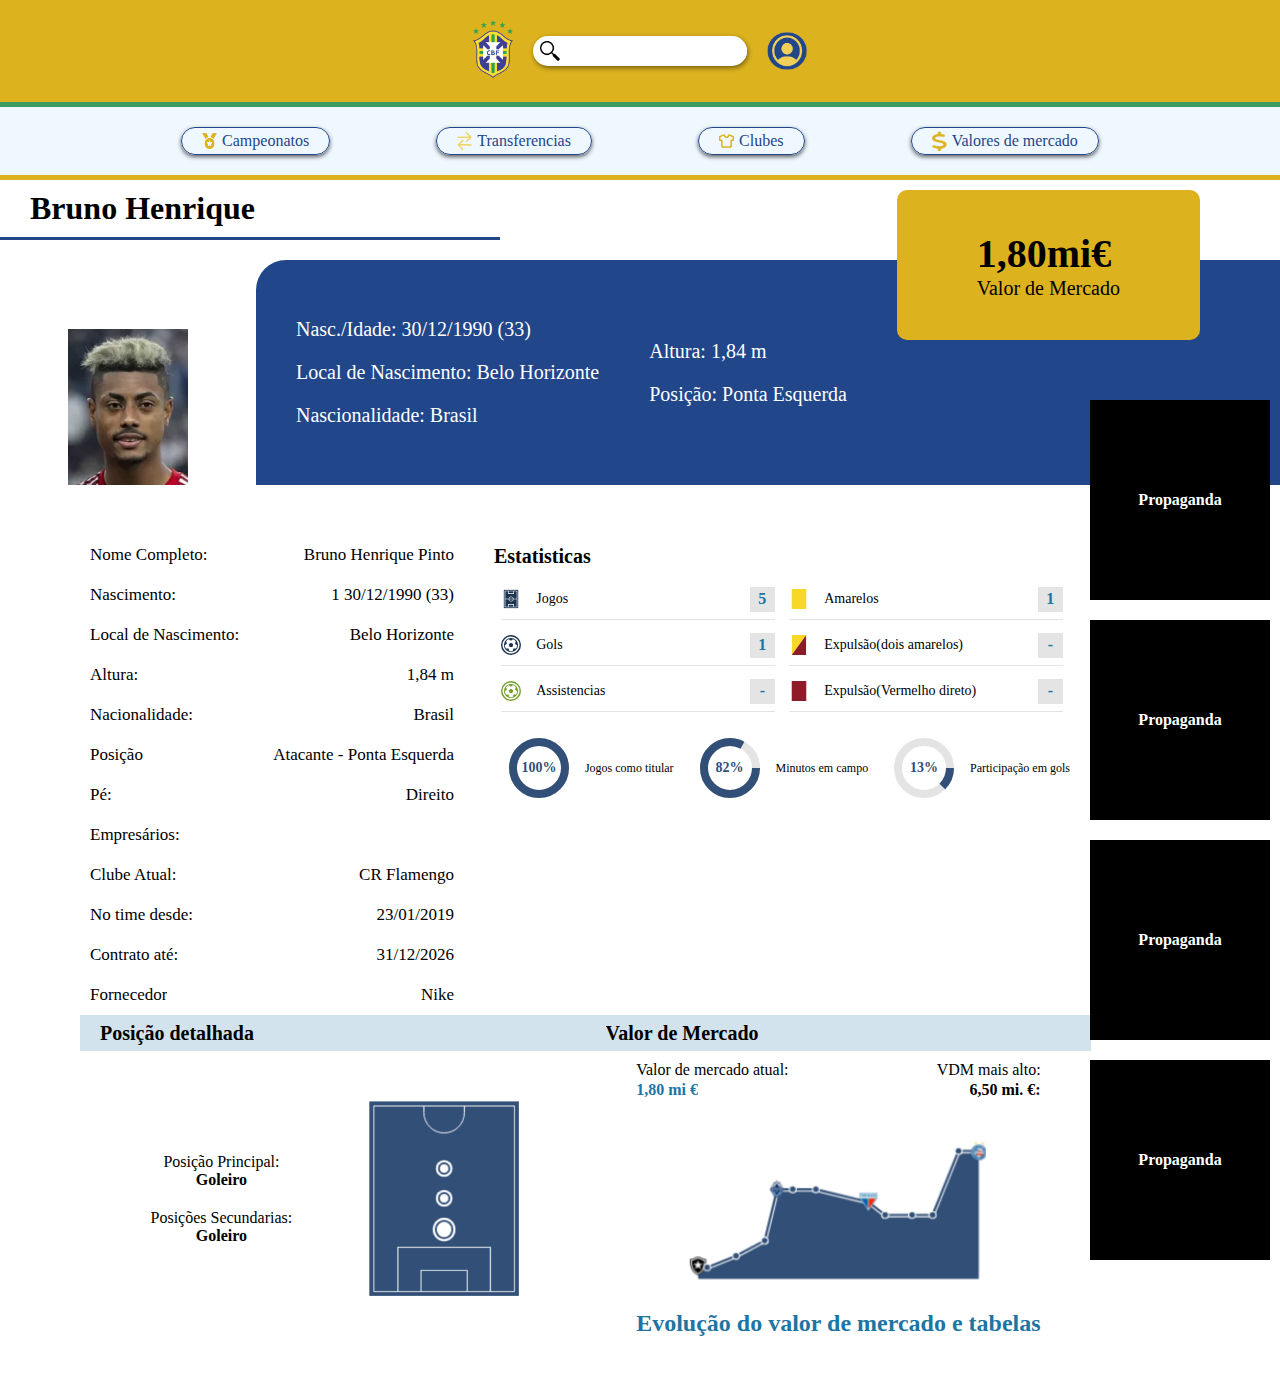
<file: indexbrunohenrique.html>
<!DOCTYPE html>
<html lang="en">

<head>
    <meta charset="UTF-8">
    <meta http-equiv="X-UA-Compatible" content="IE=edge">
    <meta name="viewport" content="width=device-width, initial-scale=1.0">
    <link rel="stylesheet" href="/Assets/css/style.css" />
    <title>Nome do site</title>
</head>

<body>
    <header id="cabecalho">
        <div class="header">
            <div class="img_brasil">
                <img src="/Assets/img/logo_brasil.png" width="40px" />
            </div>
            <div class="pesquisa">
                <div class="img_lupa">
                    <img src="/Assets/img/lupa.png" width="20px" />
                </div>
                <input id="pesquisa_header" type="text" />
            </div>
            <div class="icon_perfil">
                <img src="./Assets/img/icon-perf.png" width="40px" />
            </div>
        </div>
        <div class="menu">
            <nav>
                <div class="menu_links">
                    <a href="">
                        <img src="/Assets/img/medalha.png" width="15px" />
                        <p>Campeonatos</p>
                    </a>
                    <a href="">
                        <img src="/Assets/img/setas.png" width="15px" />
                        <p>Transferencias</p>
                    </a>
                    <a href="">
                        <img src="/Assets/img/camisa.png" width="15px" />
                        <p>Clubes</p>
                    </a>
                    <a href="">
                        <img src="/Assets/img/cifra.png" width="15px" />
                        <p>Valores de mercado</p>
                    </a>
                </div>
            </nav>
        </div>

    </header>
    <div class="nome_player">
        <h1 id="nome_jogador">Bruno Henrique</h1>
        <div class="reta_azul"></div>
    </div>

    <div class="info_player">
        <div class="img_player">
            <img src="/Assets/img/brunohenrique.png" width="120px" />
        </div>
        <div class="infos_jogador">
            <div class="info_text">
                <div class="info_jog1">
                    <p>Nasc./Idade: 30/12/1990 (33)</p>
                    <p>Local de Nascimento: Belo Horizonte</p>
                    <p>Nascionalidade: Brasil</p>
                </div>
                <div class="info_jog1">
                    <p>Altura: 1,84 m</p>
                    <p>Posição: Ponta Esquerda </p>
                </div>
            </div>
            <div class="valor_jogador">
                <h1> 1,80mi€</h1>
                <p>Valor de Mercado</p>
            </div>
        </div>
    </div>
    <main class="informacoes">
        <div class="stats_player">
            <div class="info_stats_player">
                <div class="full_info_player">
                    <div class="info1">
                        <p>Nome Completo:</p>
                        <p>
                            Bruno Henrique Pinto</p>
                    </div>
                    <div class="info1">
                        <p>Nascimento:</p>
                        <p>1
                            30/12/1990 (33)</p>
                    </div>
                    <div class="info1">
                        <p>Local de Nascimento:</p>
                        <p>
                            Belo Horizonte </p>
                    </div>
                    <div class="info1">
                        <p>Altura:</p>
                        <p>
                            1,84 m</p>
                    </div>
                    <div class="info1">
                        <p>Nacionalidade:</p>
                        <p>Brasil</p>
                    </div>
                    <div class="info1">
                        <p>Posição</p>
                        <p>
                            Atacante - Ponta Esquerda</p>
                    </div>
                    <div class="info1">
                        <p>Pé:</p>
                        <p>Direito</p>
                    </div>
                    <div class="info1">
                        <p>Empresários:</p>
                        <p>
                            </p>
                    </div>
                    <div class="info1">
                        <p>Clube Atual:</p>
                        <p>CR Flamengo</p>
                    </div>
                    <div class="info1">
                        <p>No time desde:</p>
                        <p>
                            23/01/2019</p>
                    </div>
                    <div class="info1">
                        <p>Contrato até:</p>
                        <p>
                            31/12/2026</p>
                    </div>
                    <div class="info1">
                        <p>Fornecedor</p>
                        <p>Nike</p>
                    </div>
                </div>
                <div class="full_stats_player">
                    <h1 id="txt">Estatisticas</h1>
                    <div class="estatisticas">
                        <div class="p1">
                            <div class="p1a1">
                                <div class="jogos">
                                    <img src="/Assets/img/campo.svg" width="20px" height="20px">
                                    <p>Jogos</p>
                                </div>
                                <div class="jogos-value">
                                    <p>5</p>
                                </div>
                            </div>
                            <div class="p1a1">
                                <div class="jogos">
                                    <img src="/Assets/img/gol.svg" width="20px" height="20px" />
                                    <p>Gols</p>
                                </div>
                                <div class="jogos-value">1</div>
                            </div>
                            <div class="p1a1">
                                <div class="jogos">
                                    <img src="/Assets/img/assistencia.svg" width="20px" height="20px" />
                                    <p>Assistencias</p>
                                </div>
                                <div class="jogos-value">-</div>
                            </div>
                        </div>
                        <div class="p2">
                            <div class="p1a1">
                                <div class="jogos">
                                    <img src="/Assets/img/amarelo.svg" width="20px" height="20px" />
                                    <p>Amarelos</p>
                                </div>
                                <div class="jogos-value">1</div>
                            </div>
                            <div class="p1a1">
                                <div class="jogos">
                                    <img src="/Assets/img/vermelho.svg" width="20px" height="20px" />
                                    <p>Expulsão(dois amarelos)</p>
                                </div>
                                <div class="jogos-value">-</div>
                            </div>
                            <div class="p1a1">
                                <div class="jogos">
                                    <img src="/Assets/img/vermelho direto.svg" width="20px" height="20px" />
                                    <p>Expulsão(Vermelho direto)</p>
                                </div>
                                <div class="jogos-value">-</div>
                            </div>
                        </div>
                    </div>
                    <div class="freq_stats">
                        <div class="c1">
                            <svg class="pos-circle" width="60" height="60" viewBox="0 0 60 60">
                                <circle cx="30" cy="30" r="26" fill="none" stroke="#e4e4e4" stroke-width="8"></circle>
                                <circle cx="30" cy="30" r="26" fill="none" stroke="#314f77" stroke-width="8"
                                    stroke-dasharray="163.3628" stroke-dashoffset="0"></circle>
                            </svg>
                            <div class="value-circle">100%</div>
                        </div>
                        <p>Jogos como titular</p>
                        <div class="c1">
                            <svg class="pos-circle" width="60" height="60" viewBox="0 0 60 60">
                                <circle cx="30" cy="30" r="26" fill="none" stroke="#e4e4e4" stroke-width="8"></circle>
                                <circle cx="30" cy="30" r="26" fill="none" stroke="#314f77" stroke-width="8"
                                    stroke-dasharray="163.3628" stroke-dashoffset="28.67925026877083"></circle>
                            </svg>
                            <div class="value-circle">82%</div>
                        </div>
                        <p>Minutos em campo</p>
                        <div class="c1">
                            <svg class="pos-circle" width="60" height="60" viewBox="0 0 60 60">
                                <circle cx="30" cy="30" r="26" fill="none" stroke="#e4e4e4" stroke-width="8"></circle>
                                <circle cx="30" cy="30" r="26" fill="none" stroke="#314f77" stroke-width="8"
                                    stroke-dasharray="163.3628" stroke-dashoffset="142.9424657383356"></circle>
                            </svg>
                            <div class="value-circle">13%</div>
                        </div>
                        <p>Participação em gols</p>
                    </div>
                </div>
            </div>
        </div>
        <div class="position_player">
            <div class="detalhe">
                <div class="header-pos">
                    <h1 class="title-pos">Posição detalhada</h1>
                </div>
                <div class="info-pos">
                    <div class="txt-pos">
                        <div class="txt1">
                            <p>Posição Principal:</p>
                            <p class="ne">Goleiro</p>
                        </div>
                        <div class="txt2">
                            <p class="ma">Posições Secundarias:</p>
                            <p class="ne">Goleiro</p>
                            <p class="ne"></p>
                        </div>

                    </div>
                    <div class="img-pos">
                        <img src="/Assets/img/CAMPINHO.png" width="150px
                        " />
                    </div>
                </div>

            </div>
            <div class="mercado">
                <div class="header-pos">
                    <h1 class="title-pos">Valor de Mercado</h1>
                </div>
                <div class="pos-title">
                    <div class="pts">
                        <div class="pt">
                            <p style="margin-top: 10px;">Valor de mercado atual:</p>
                            <p style="margin-top: 10px;">VDM mais alto:</p>
                        </div>
                        <div class="pt">
                            <p style="color:#1D75A3; font-weight: bold; margin-top: 2px;">1,80 mi €</p>
                            <p style="font-weight: bold; margin-top: 2px;">6,50 mi. €:</p>
                        </div>
                    </div>

                </div>
                <div class="mercado-img">
                    <img src="/Assets/img/montanha.png" width="300px" />
                    <h3>Evolução do valor de mercado e tabelas</h3>
                </div>

            </div>
        </div>

        <div class="propagandas">
            <div class="prop1">Propaganda</div>
            <div class="prop2">Propaganda</div>
            <div class="prop3">Propaganda</div>
            <div class="prop4">Propaganda</div>
        </div>
    </main>



</body>

</html>
</file>
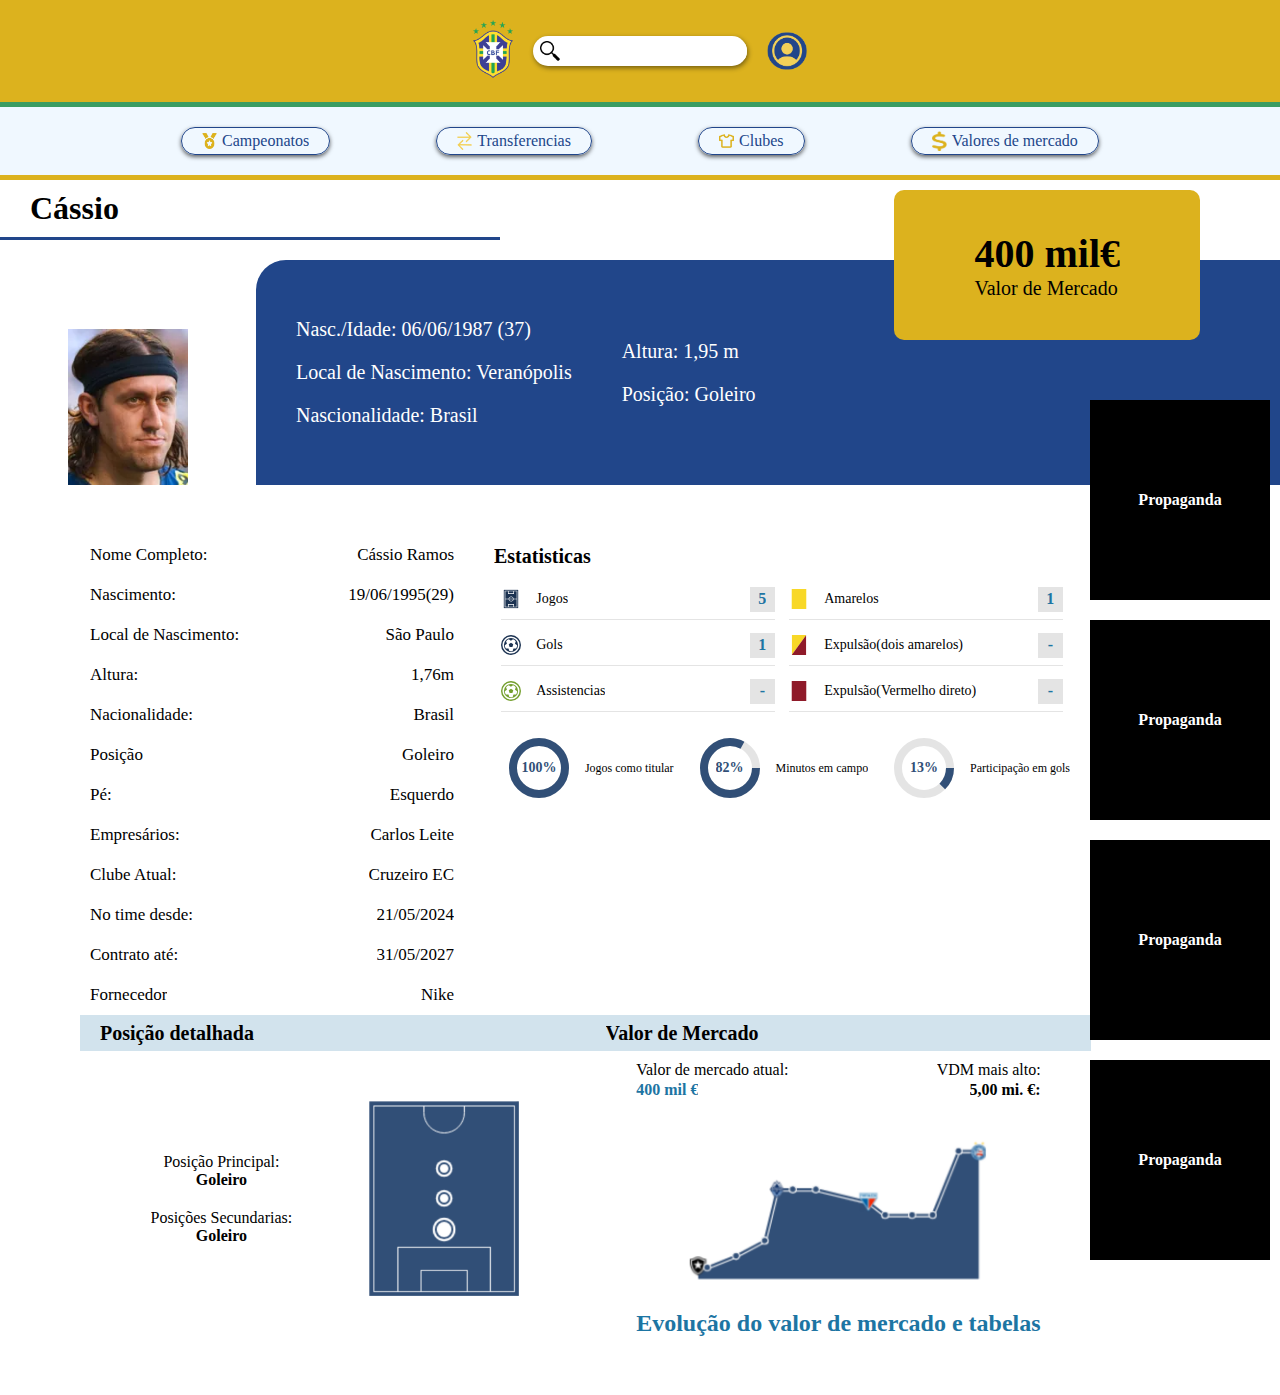
<file: indexcassio.html>
<!DOCTYPE html>
<html lang="en">

<head>
    <meta charset="UTF-8">
    <meta http-equiv="X-UA-Compatible" content="IE=edge">
    <meta name="viewport" content="width=device-width, initial-scale=1.0">
    <link rel="stylesheet" href="/Assets/css/style.css" />
    <title>Nome do site</title>
</head>

<body>
    <header id="cabecalho">
        <div class="header">
            <div class="img_brasil">
                <img src="/Assets/img/logo_brasil.png" width="40px" />
            </div>
            <div class="pesquisa">
                <div class="img_lupa">
                    <img src="/Assets/img/lupa.png" width="20px" />
                </div>
                <input id="pesquisa_header" type="text" />
            </div>
            <div class="icon_perfil">
                <img src="./Assets/img/icon-perf.png" width="40px" />
            </div>
        </div>
        <div class="menu">
            <nav>
                <div class="menu_links">
                    <a href="">
                        <img src="/Assets/img/medalha.png" width="15px" />
                        <p>Campeonatos</p>
                    </a>
                    <a href="">
                        <img src="/Assets/img/setas.png" width="15px" />
                        <p>Transferencias</p>
                    </a>
                    <a href="">
                        <img src="/Assets/img/camisa.png" width="15px" />
                        <p>Clubes</p>
                    </a>
                    <a href="">
                        <img src="/Assets/img/cifra.png" width="15px" />
                        <p>Valores de mercado</p>
                    </a>
                </div>
            </nav>
        </div>

    </header>
    <div class="nome_player">
        <h1 id="nome_jogador">Cássio</h1>
        <div class="reta_azul"></div>
    </div>

    <div class="info_player">
        <div class="img_player">
            <img src="/Assets/img/cassio.png" width="120px" />
        </div>
        <div class="infos_jogador">
            <div class="info_text">
                <div class="info_jog1">
                    <p>Nasc./Idade: 06/06/1987 (37)</p>
                    <p>Local de Nascimento: Veranópolis</p>
                    <p>Nascionalidade: Brasil</p>
                </div>
                <div class="info_jog1">
                    <p>Altura: 1,95 m</p>
                    <p>Posição: Goleiro </p>
                </div>
            </div>
            <div class="valor_jogador">
                <h1>400 mil€</h1>
                <p>Valor de Mercado</p>
            </div>
        </div>
    </div>
    <main class="informacoes">
        <div class="stats_player">
            <div class="info_stats_player">
                <div class="full_info_player">
                    <div class="info1">
                        <p>Nome Completo:</p>
                        <p>Cássio Ramos</p>
                    </div>
                    <div class="info1">
                        <p>Nascimento:</p>
                        <p>19/06/1995(29)</p>
                    </div>
                    <div class="info1">
                        <p>Local de Nascimento:</p>
                        <p>São Paulo</p>
                    </div>
                    <div class="info1">
                        <p>Altura:</p>
                        <p>1,76m</p>
                    </div>
                    <div class="info1">
                        <p>Nacionalidade:</p>
                        <p>Brasil</p>
                    </div>
                    <div class="info1">
                        <p>Posição</p>
                        <p>Goleiro</p>
                    </div>
                    <div class="info1">
                        <p>Pé:</p>
                        <p>Esquerdo</p>
                    </div>
                    <div class="info1">
                        <p>Empresários:</p>
                        <p>
                            Carlos Leite</p>
                    </div>
                    <div class="info1">
                        <p>Clube Atual:</p>
                        <p>Cruzeiro EC</p>
                    </div>
                    <div class="info1">
                        <p>No time desde:</p>
                        <p>
                            21/05/2024</p>
                    </div>
                    <div class="info1">
                        <p>Contrato até:</p>
                        <p>31/05/2027</p>
                    </div>
                    <div class="info1">
                        <p>Fornecedor</p>
                        <p>Nike</p>
                    </div>
                </div>
                <div class="full_stats_player">
                    <h1 id="txt">Estatisticas</h1>
                    <div class="estatisticas">
                        <div class="p1">
                            <div class="p1a1">
                                <div class="jogos">
                                    <img src="/Assets/img/campo.svg" width="20px" height="20px">
                                    <p>Jogos</p>
                                </div>
                                <div class="jogos-value">
                                    <p>5</p>
                                </div>
                            </div>
                            <div class="p1a1">
                                <div class="jogos">
                                    <img src="/Assets/img/gol.svg" width="20px" height="20px" />
                                    <p>Gols</p>
                                </div>
                                <div class="jogos-value">1</div>
                            </div>
                            <div class="p1a1">
                                <div class="jogos">
                                    <img src="/Assets/img/assistencia.svg" width="20px" height="20px" />
                                    <p>Assistencias</p>
                                </div>
                                <div class="jogos-value">-</div>
                            </div>
                        </div>
                        <div class="p2">
                            <div class="p1a1">
                                <div class="jogos">
                                    <img src="/Assets/img/amarelo.svg" width="20px" height="20px" />
                                    <p>Amarelos</p>
                                </div>
                                <div class="jogos-value">1</div>
                            </div>
                            <div class="p1a1">
                                <div class="jogos">
                                    <img src="/Assets/img/vermelho.svg" width="20px" height="20px" />
                                    <p>Expulsão(dois amarelos)</p>
                                </div>
                                <div class="jogos-value">-</div>
                            </div>
                            <div class="p1a1">
                                <div class="jogos">
                                    <img src="/Assets/img/vermelho direto.svg" width="20px" height="20px" />
                                    <p>Expulsão(Vermelho direto)</p>
                                </div>
                                <div class="jogos-value">-</div>
                            </div>
                        </div>
                    </div>
                    <div class="freq_stats">
                        <div class="c1">
                            <svg class="pos-circle" width="60" height="60" viewBox="0 0 60 60">
                                <circle cx="30" cy="30" r="26" fill="none" stroke="#e4e4e4" stroke-width="8"></circle>
                                <circle cx="30" cy="30" r="26" fill="none" stroke="#314f77" stroke-width="8"
                                    stroke-dasharray="163.3628" stroke-dashoffset="0"></circle>
                            </svg>
                            <div class="value-circle">100%</div>
                        </div>
                        <p>Jogos como titular</p>
                        <div class="c1">
                            <svg class="pos-circle" width="60" height="60" viewBox="0 0 60 60">
                                <circle cx="30" cy="30" r="26" fill="none" stroke="#e4e4e4" stroke-width="8"></circle>
                                <circle cx="30" cy="30" r="26" fill="none" stroke="#314f77" stroke-width="8"
                                    stroke-dasharray="163.3628" stroke-dashoffset="28.67925026877083"></circle>
                            </svg>
                            <div class="value-circle">82%</div>
                        </div>
                        <p>Minutos em campo</p>
                        <div class="c1">
                            <svg class="pos-circle" width="60" height="60" viewBox="0 0 60 60">
                                <circle cx="30" cy="30" r="26" fill="none" stroke="#e4e4e4" stroke-width="8"></circle>
                                <circle cx="30" cy="30" r="26" fill="none" stroke="#314f77" stroke-width="8"
                                    stroke-dasharray="163.3628" stroke-dashoffset="142.9424657383356"></circle>
                            </svg>
                            <div class="value-circle">13%</div>
                        </div>
                        <p>Participação em gols</p>
                    </div>
                </div>
            </div>
        </div>
        <div class="position_player">
            <div class="detalhe">
                <div class="header-pos">
                    <h1 class="title-pos">Posição detalhada</h1>
                </div>
                <div class="info-pos">
                    <div class="txt-pos">
                        <div class="txt1">
                            <p>Posição Principal:</p>
                            <p class="ne">Goleiro</p>
                        </div>
                        <div class="txt2">
                            <p class="ma">Posições Secundarias:</p>
                            <p class="ne">Goleiro</p>
                            <p class="ne"></p>
                        </div>

                    </div>
                    <div class="img-pos">
                        <img src="/Assets/img/CAMPINHO.png" width="150px
                        " />
                    </div>
                </div>

            </div>
            <div class="mercado">
                <div class="header-pos">
                    <h1 class="title-pos">Valor de Mercado</h1>
                </div>
                <div class="pos-title">
                    <div class="pts">
                        <div class="pt">
                            <p style="margin-top: 10px;">Valor de mercado atual:</p>
                            <p style="margin-top: 10px;">VDM mais alto:</p>
                        </div>
                        <div class="pt">
                            <p style="color:#1D75A3; font-weight: bold; margin-top: 2px;">400 mil €</p>
                            <p style="font-weight: bold; margin-top: 2px;">5,00 mi. €:</p>
                        </div>
                    </div>

                </div>
                <div class="mercado-img">
                    <img src="/Assets/img/montanha.png" width="300px" />
                    <h3>Evolução do valor de mercado e tabelas</h3>
                </div>

            </div>
        </div>

        <div class="propagandas">
            <div class="prop1">Propaganda</div>
            <div class="prop2">Propaganda</div>
            <div class="prop3">Propaganda</div>
            <div class="prop4">Propaganda</div>
        </div>
    </main>



</body>

</html>
</file>
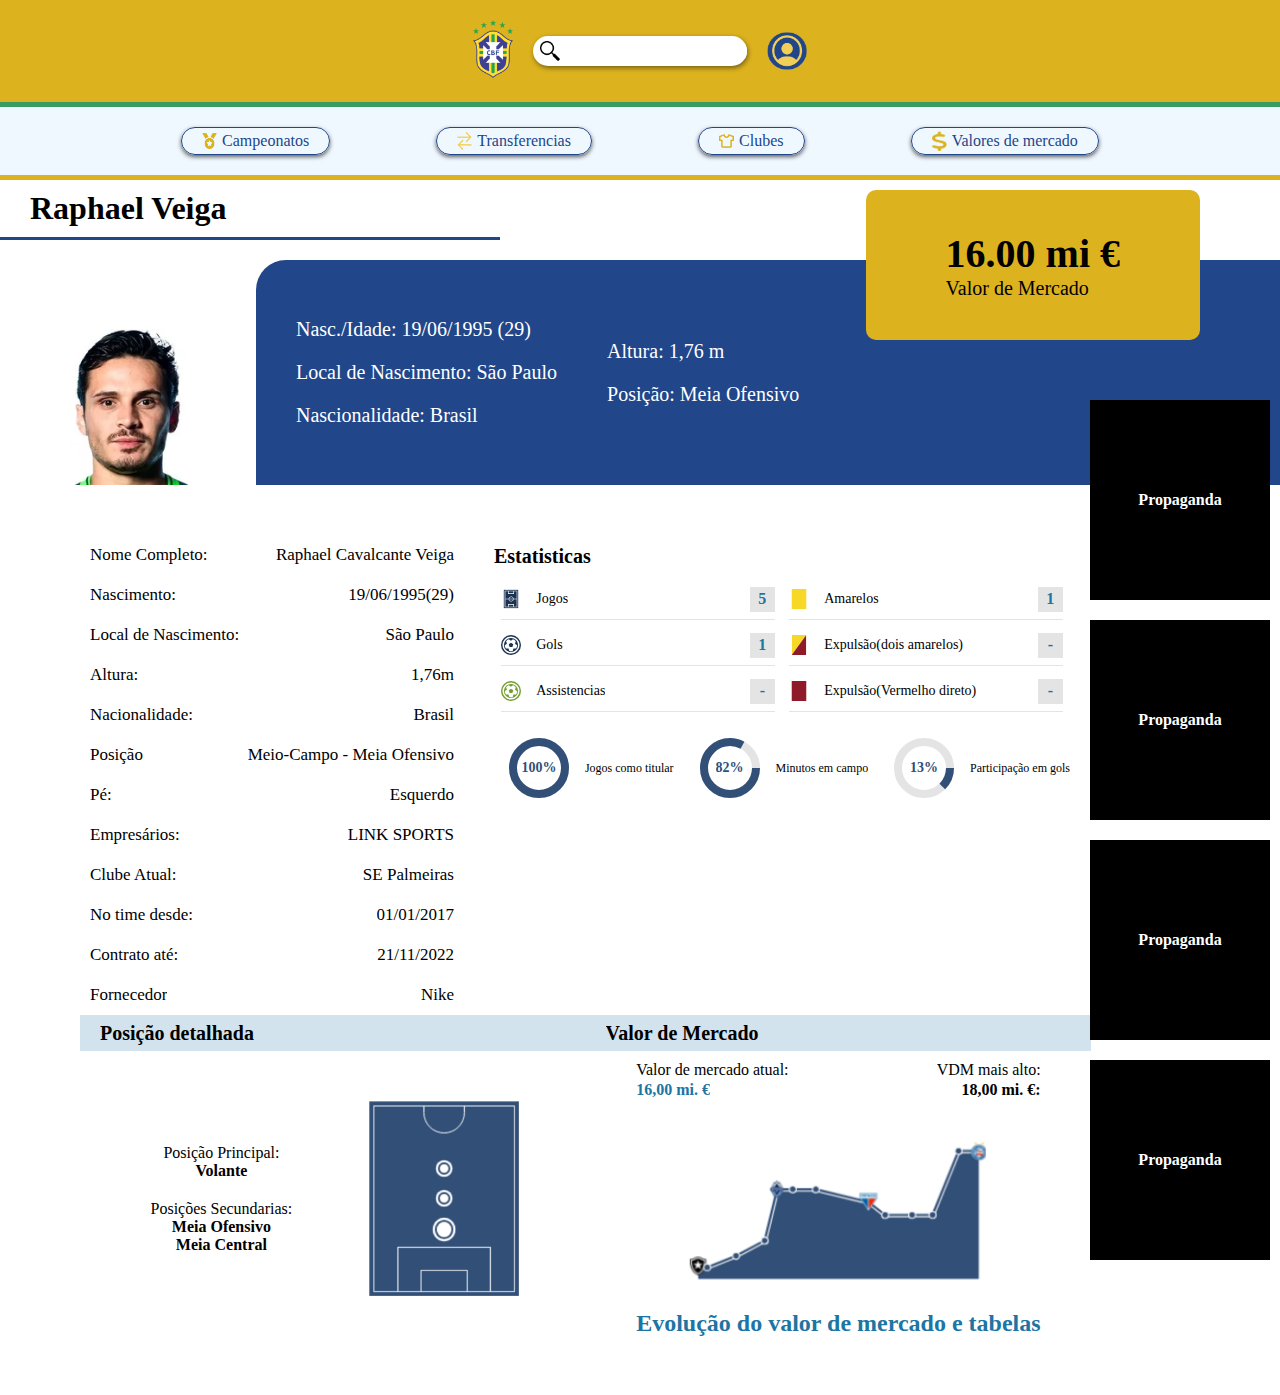
<file: indexraphaelveiga.html>
<!DOCTYPE html>
<html lang="en">
<head>
    <meta charset="UTF-8">
    <meta http-equiv="X-UA-Compatible" content="IE=edge">
    <meta name="viewport" content="width=device-width, initial-scale=1.0">
    <link rel="stylesheet" href="/Assets/css/style.css" />
    <title>Nome do site</title>
</head>
<body>
    <header id="cabecalho">
        <div class="header">
            <div class="img_brasil">
                <img src="/Assets/img/logo_brasil.png" width="40px" />
            </div>
            <div class="pesquisa">
                <div class="img_lupa">
                    <img src="/Assets/img/lupa.png" width="20px" />
                </div>
                <input id="pesquisa_header" type="text" />
            </div>
            <div class="icon_perfil">
                <img src="./Assets/img/icon-perf.png" width="40px" />
            </div>
        </div>
        <div class="menu">
            <nav>
                <div class="menu_links">
                    <a href="">
                        <img src="/Assets/img/medalha.png" width="15px"/>
                        <p>Campeonatos</p>
                    </a>
                    <a href="">
                        <img src="/Assets/img/setas.png" width="15px"/>
                       <p>Transferencias</p>
                    </a>
                    <a href="">
                        <img src="/Assets/img/camisa.png" width="15px"/>
                        <p>Clubes</p>
                    </a>
                    <a href="">
                        <img src="/Assets/img/cifra.png" width="15px"/>
                        <p>Valores de mercado</p>
                    </a>
                </div>
            </nav>
        </div>
        
    </header>
    <div class="nome_player">
        <h1 id="nome_jogador">Raphael Veiga</h1>
        <div class="reta_azul"></div>
    </div>

    <div class="info_player">
        <div class="img_player">
            <img src="/Assets/img/rafaelveiga.png" width="120px" />
        </div>
        <div class="infos_jogador">
            <div class="info_text">
                <div class="info_jog1">
                    <p>Nasc./Idade: 19/06/1995 (29)</p>
                    <p>Local de Nascimento: São Paulo</p>
                    <p>Nascionalidade: Brasil</p>
                </div>
                <div class="info_jog1">
                    <p>Altura: 1,76 m</p>
                    <p>Posição: Meia Ofensivo </p>
                </div>
            </div>
            <div class="valor_jogador">
                <h1>16.00 mi €</h1>
                <p>Valor de Mercado</p>
            </div>
        </div>
    </div>
    <main class="informacoes">
        <div class="stats_player">
            <div class="info_stats_player">
                <div class="full_info_player">
                <div class="info1">
                    <p>Nome Completo:</p>
                    <p>Raphael Cavalcante Veiga</p>
                </div>
                <div class="info1">
                    <p>Nascimento:</p>
                    <p>19/06/1995(29)</p>
                </div>
                <div class="info1">
                    <p>Local de Nascimento:</p>
                    <p>São Paulo</p>
                </div>
                <div class="info1">
                    <p>Altura:</p>
                    <p>1,76m</p>
                </div>
                <div class="info1">
                    <p>Nacionalidade:</p>
                    <p>Brasil</p>
                </div>
                <div class="info1">
                    <p>Posição</p>
                    <p>Meio-Campo - Meia Ofensivo</p>
                </div>
                <div class="info1">
                    <p>Pé:</p>
                    <p>Esquerdo</p>
                </div>
                <div class="info1">
                    <p>Empresários:</p>
                    <p>LINK SPORTS</p>
                </div>
                <div class="info1">
                    <p>Clube Atual:</p>
                    <p>SE Palmeiras</p>
                </div>
                <div class="info1">
                    <p>No time desde:</p>
                    <p>01/01/2017</p>
                </div>
                <div class="info1">
                    <p>Contrato até:</p>
                    <p>21/11/2022</p>
                </div>
                <div class="info1">
                    <p>Fornecedor</p>
                    <p>Nike</p>
                </div>
                </div>
                <div class="full_stats_player">
                    <h1 id="txt">Estatisticas</h1>
                    <div class="estatisticas">
                        <div class="p1">
                            <div class="p1a1">
                                <div class="jogos">
                                    <img src="/Assets/img/campo.svg" width="20px" height="20px">
                                    <p>Jogos</p>
                                </div>
                                <div class="jogos-value">
                                    <p>5</p>
                                </div>
                            </div>
                            <div class="p1a1">
                                <div class="jogos">
                                    <img src="/Assets/img/gol.svg" width="20px" height="20px"/>
                                    <p>Gols</p>
                                </div>
                                <div class="jogos-value">1</div>
                            </div>
                            <div class="p1a1">
                                <div class="jogos">
                                    <img src="/Assets/img/assistencia.svg" width="20px" height="20px"/>
                                    <p>Assistencias</p>
                                </div>
                                <div class="jogos-value">-</div>
                            </div>
                        </div>
                        <div class="p2">
                            <div class="p1a1">
                                <div class="jogos">
                                    <img src="/Assets/img/amarelo.svg" width="20px" height="20px"/>
                                    <p>Amarelos</p>
                                </div>
                                <div class="jogos-value">1</div>
                            </div>
                            <div class="p1a1">
                                <div class="jogos">
                                    <img src="/Assets/img/vermelho.svg" width="20px" height="20px" />
                                    <p>Expulsão(dois amarelos)</p>
                                </div>
                                <div class="jogos-value">-</div>
                            </div>
                            <div class="p1a1">
                                <div class="jogos">
                                    <img src="/Assets/img/vermelho direto.svg" width="20px" height="20px" />
                                    <p>Expulsão(Vermelho direto)</p>
                                </div>
                                <div class="jogos-value">-</div>
                            </div>
                        </div>
                    </div>
                    <div class="freq_stats">
                        <div class="c1">
                            <svg class="pos-circle" width="60" height="60" viewBox="0 0 60 60"><circle  cx="30" cy="30" r="26" fill="none" stroke="#e4e4e4" stroke-width="8"></circle><circle  cx="30" cy="30" r="26" fill="none" stroke="#314f77" stroke-width="8" stroke-dasharray="163.3628" stroke-dashoffset="0"></circle></svg>
                            <div class="value-circle">100%</div>
                        </div>
                        <p>Jogos como titular</p>
                        <div class="c1">
                            <svg class="pos-circle" width="60" height="60" viewBox="0 0 60 60"><circle cx="30" cy="30" r="26" fill="none" stroke="#e4e4e4" stroke-width="8"></circle><circle cx="30" cy="30" r="26" fill="none" stroke="#314f77" stroke-width="8" stroke-dasharray="163.3628" stroke-dashoffset="28.67925026877083"></circle></svg>
                            <div class="value-circle">82%</div>
                        </div>
                        <p>Minutos em campo</p>
                        <div class="c1">
                            <svg class="pos-circle" width="60" height="60" viewBox="0 0 60 60"><circle cx="30" cy="30" r="26" fill="none" stroke="#e4e4e4" stroke-width="8"></circle><circle cx="30" cy="30" r="26" fill="none" stroke="#314f77" stroke-width="8" stroke-dasharray="163.3628" stroke-dashoffset="142.9424657383356"></circle></svg>
                            <div class="value-circle">13%</div>
                        </div>
                        <p>Participação em gols</p>
                    </div>
                </div>
            </div>
        </div>
        <div class="position_player">
            <div class="detalhe">
                <div class="header-pos">
                    <h1 class="title-pos">Posição detalhada</h1>
                </div>
                <div class="info-pos">
                    <div class="txt-pos">
                        <div class="txt1">
                            <p>Posição Principal:</p>
                            <p class="ne">Volante</p>
                        </div>
                        <div class="txt2">
                            <p class="ma">Posições Secundarias:</p>
                            <p class="ne">Meia Ofensivo</p>
                            <p class="ne">Meia Central</p>
                        </div>
                        
                    </div>
                    <div class="img-pos">
                        <img src="/Assets/img/CAMPINHO.png" width="150px
                        " />
                    </div>
                </div>
                
            </div>
            <div class="mercado">
                <div class="header-pos">
                    <h1 class="title-pos">Valor de Mercado</h1>
                </div>
                <div class="pos-title">
                    <div class="pts">
                        <div class="pt">
                            <p style="margin-top: 10px;">Valor de mercado atual:</p>
                            <p style="margin-top: 10px;">VDM mais alto:</p>
                        </div>
                        <div class="pt">
                            <p style="color:#1D75A3; font-weight: bold; margin-top: 2px;">16,00 mi. €</p>
                            <p style="font-weight: bold; margin-top: 2px;">18,00 mi. €:</p>
                        </div>
                    </div>
                    
                </div>
                <div class="mercado-img">
                    <img src="/Assets/img/montanha.png" width="300px" />
                    <h3>Evolução do valor de mercado e tabelas</h3>
                </div>
                
            </div>
        </div>

        <div class="propagandas">
            <div class="prop1">Propaganda</div>
            <div class="prop2">Propaganda</div>
            <div class="prop3">Propaganda</div>
            <div class="prop4">Propaganda</div>
        </div>
    </main>
    

    
</body>
</html>
</file>
<file: Assets/css/style.css>
* {
    padding: 0;
    margin: 0;
    overflow-x: hidden;
}
#cabecalho {
    width: 100vw;
    height: 20vh;
    background-color: #DCB21E;
    display: flex;
    flex-direction: column;
    justify-content: center;
    align-items: center;
}
.header {
    width: 100%;
    height:60%;
    display: inherit;
    flex-direction: row;
    justify-content: center;
    align-items: center;
    border-bottom: 5px solid #3B9C62;
}
.menu {
    width: 100vw;
    height: 40%;
    display: inherit;
    justify-content: center;
    align-items: center;
    background-color: aliceblue;
    border-bottom: 5px solid #DCB21E;
}
.menu_links {
    flex-direction: row;
    display: flex;
    justify-content: space-around;
    width: 80vw;
    padding: 10px;
}
.menu_links a{
    text-decoration: none;
    color: #21468A;
    border: 1px solid #21468A;
    padding: 3px 20px;
    border-radius: 20px;
    box-shadow: 0px 2px 4px rgba(0, 0, 0, 0.61);
    display: flex;
    justify-content: center;
    align-items: center;
    flex-direction: row;
}
.menu_links a img {
    margin-right: 5px;
}
.pesquisa {
    height: 30px;
    background-color: white;
    display: flex;
    flex-direction: row;
    align-items: center;
    justify-content: center;
    margin-left: 20px;
    border-radius: 50px;
    box-shadow: 1px 2px 5px rgba(0, 0, 0, 0.473);
}
#pesquisa_header {
    background-color: none;
    border: none;
    outline: none;
}
.img_lupa {
    display: flex;
    justify-content: center;
    align-items: center;
    margin-left: 7px;
    margin-right: 10px;
}
.icon_perfil {
    margin-left: 20px;
    display: flex;
    justify-content: center;
    align-items: center;
}
#nome_jogador {
    margin-left: 30px;
    margin-top: 10px;
}
.reta_azul {
    width: 500px;
    border-bottom: 3px solid #21468A;
    margin-top: 10px;
}
.info_player {
    margin-top: 20px;
    width: 100vw;
    height: 25vh;
    display: flex;
    justify-content: center;
    align-items: center;
}
.img_player {
    width: 20%;
    height: 100%;
    display: flex;
    justify-content: center;
    align-items: end;
}
.infos_jogador {
    background-color: #21468A;
    border-radius: 30px 0px 0px 0px;
    width: 80%;
    height: 100%;
    display: flex;
    align-items: center;
    flex-direction: row;
}
.info_text {
    display: flex;
    justify-content: start;
    align-items: center;
    flex-direction: row;
    height: 100%;
}
.info_jog1 {
    margin-left: 30px;
}
.info_jog1 p {
    color: white;
    font-size: 20px;
    padding: 10px;
}
.valor_jogador {
    background-color: #DCB21E;
    padding: 40px 80px;
    border-radius: 10px;
    color: black;
    font-size: 20px;
    position: absolute;
   right: 80px;
    top: 190px;
}
.informacoes {
    width: 100vw;
}
.full_info_player {
    width: 30vw;
    margin-left: 80px;
    margin-top: 50px;
    font-size: 17px;
}
.info1 {
    display: flex;
    justify-content: space-between;
    align-items: center;
    padding: 10px;
}
.info_stats_player {
    display: flex;
    flex-direction: row;
}
.full_stats_player {
    width: 45vw;
    margin-top: 50px;
    margin-left: 30px;
}
.estatisticas {
    width: 100%;
    height: 150px;
    display: flex;
    justify-content: center;
    align-items: center;
    flex-direction: row;
}
.p1,
.p2 {
    width: 100%;
    height: 100px;
}
.p2 {
    width: inherit;
    height: inherit;
    display: flex;
    justify-content: center;
    align-items: center;
    flex-direction: column;
}
.p1 {
    width: inherit;
    height: inherit;
    display: flex;
    justify-content: center;
    align-items: center;
    flex-direction: column;

}
.p1a1 {
    display: flex;
    justify-content: space-between;
    align-items: center;
    flex-direction: row;
    width: 95%;
    height: 40px;
    border-bottom: 1px solid #e4e4e4;
    margin-top: 5px;
}
.jogos {
    display: flex;
    justify-content: start;
    align-items: center;
    flex-direction: row;
    width: 90%;
}
.jogos p {
    margin-left: 15px;
    font-size: 14px;
}
.jogos-value {
    width: 25px;
    height: 25px;
    background-color: #e4e4e4;
    display: flex;
    justify-content: center;
    align-items: center;
    color: #1d75a3;
    font-weight: bold;
}
.freq_stats {
    width: 100%;
    display: flex;
    justify-content: space-between;
    align-items: center;
    flex-direction: row;
    margin-top: 20px;
}
.c1 {
    width: 60px;
    height: 60px;
    display: flex;
    justify-content: center;
    align-items: center;
    color: #314f77;
    font-weight: bold;
    margin: 0;
    padding: 0;
    margin-left: 15px;
}
.pos-circle {
    position: absolute;
    margin: 0;
    padding: 0;
}
.freq_stats p{
    margin: 0;
    padding: 0;
    font-size: 12px;
    padding: 0px 0px 0px 5px;
}
.value-circle {
    font-size: 14px;
}
#txt {
    font-size: 20px;
    padding-top: 10px;
}
.position_player {
    width: 79vw;
    margin-left: 80px;
    display: flex;
    justify-content: start;
    align-items: center;
    flex-direction: row;
}
.detalhe {
    width: 50%;
    height: 380px;
}
.mercado {
    width: 50%;
    height: 380px;
}
.title-pos {
    font-size: 20px;
    margin-left: 20px;
}
.header-pos {
    height: 36px;
    background-color: #D2E3ED;
    display: flex;
    justify-content: start;
    align-items: center;
}
.info-pos {
    width: 100%;
    display: flex;
    justify-content: center;
    align-items: center;
    flex-direction: row;
}
.txt-pos,
.img-pos {
    margin-top: 50px;
}
.txt-pos {
    width: 50%;
    display: flex;
    justify-content: center;
    align-items: center;
    text-align: center;
    flex-direction: column;
}
.img-pos {
    width: 50%;
    display: flex;
    justify-content: center;
    align-items: center;
    text-align: center;
    flex-direction: column;
}
.ne {
    font-weight: bold;
}
.ma {
    margin-top: 20px;
}
.img-pos img {
    margin-right: 30px;
}
.txt-pos .txt1,
.txt-pos .txt2 {
    margin-left: 30px;
}
.pos-title {
    width: 100%;
    display: flex;
    justify-content: center;
    align-items: center;
}
.pts {
    width: 80%;
}
.pt {
    width: 100%;
    display: flex;
    justify-content: space-between;
    align-items: center;
    flex-direction: row;
}
.mercado-img {
    width: 100%;
    display: flex;
    justify-content: center;
    align-items: center;
    margin-top: 40px;
    flex-direction: column;
}
.mercado-img h3 {
    margin-top: 30px;
    color: #1D75A3;
    font-size: 24px;
    font-weight: bold;
}
.prop1 {
    width: 180px;
    height: 200px;
    background-color: black;
    position: absolute;
    top: 400px;
    right: 10px;
    display: flex;
    justify-content: center;
    align-items: center;
    color: white;
    font-weight: bold;
}
.prop2 {
    width: 180px;
    height: 200px;
    background-color: black;
    position: absolute;
    top: 620px;
    right: 10px;
    display: flex;
    justify-content: center;
    align-items: center;
    color: white;
    font-weight: bold;
}
.prop3 {
    width: 180px;
    height: 200px;
    background-color: black;
    position: absolute;
    top: 840px;
    right: 10px;
    display: flex;
    justify-content: center;
    align-items: center;
    color: white;
    font-weight: bold;
}
.prop4 {
    width: 180px;
    height: 200px;
    background-color: black;
    position: absolute;
    top: 1060px;
    right: 10px;
    display: flex;
    justify-content: center;
    align-items: center;
    color: white;
    font-weight: bold;
    
}
</file>
